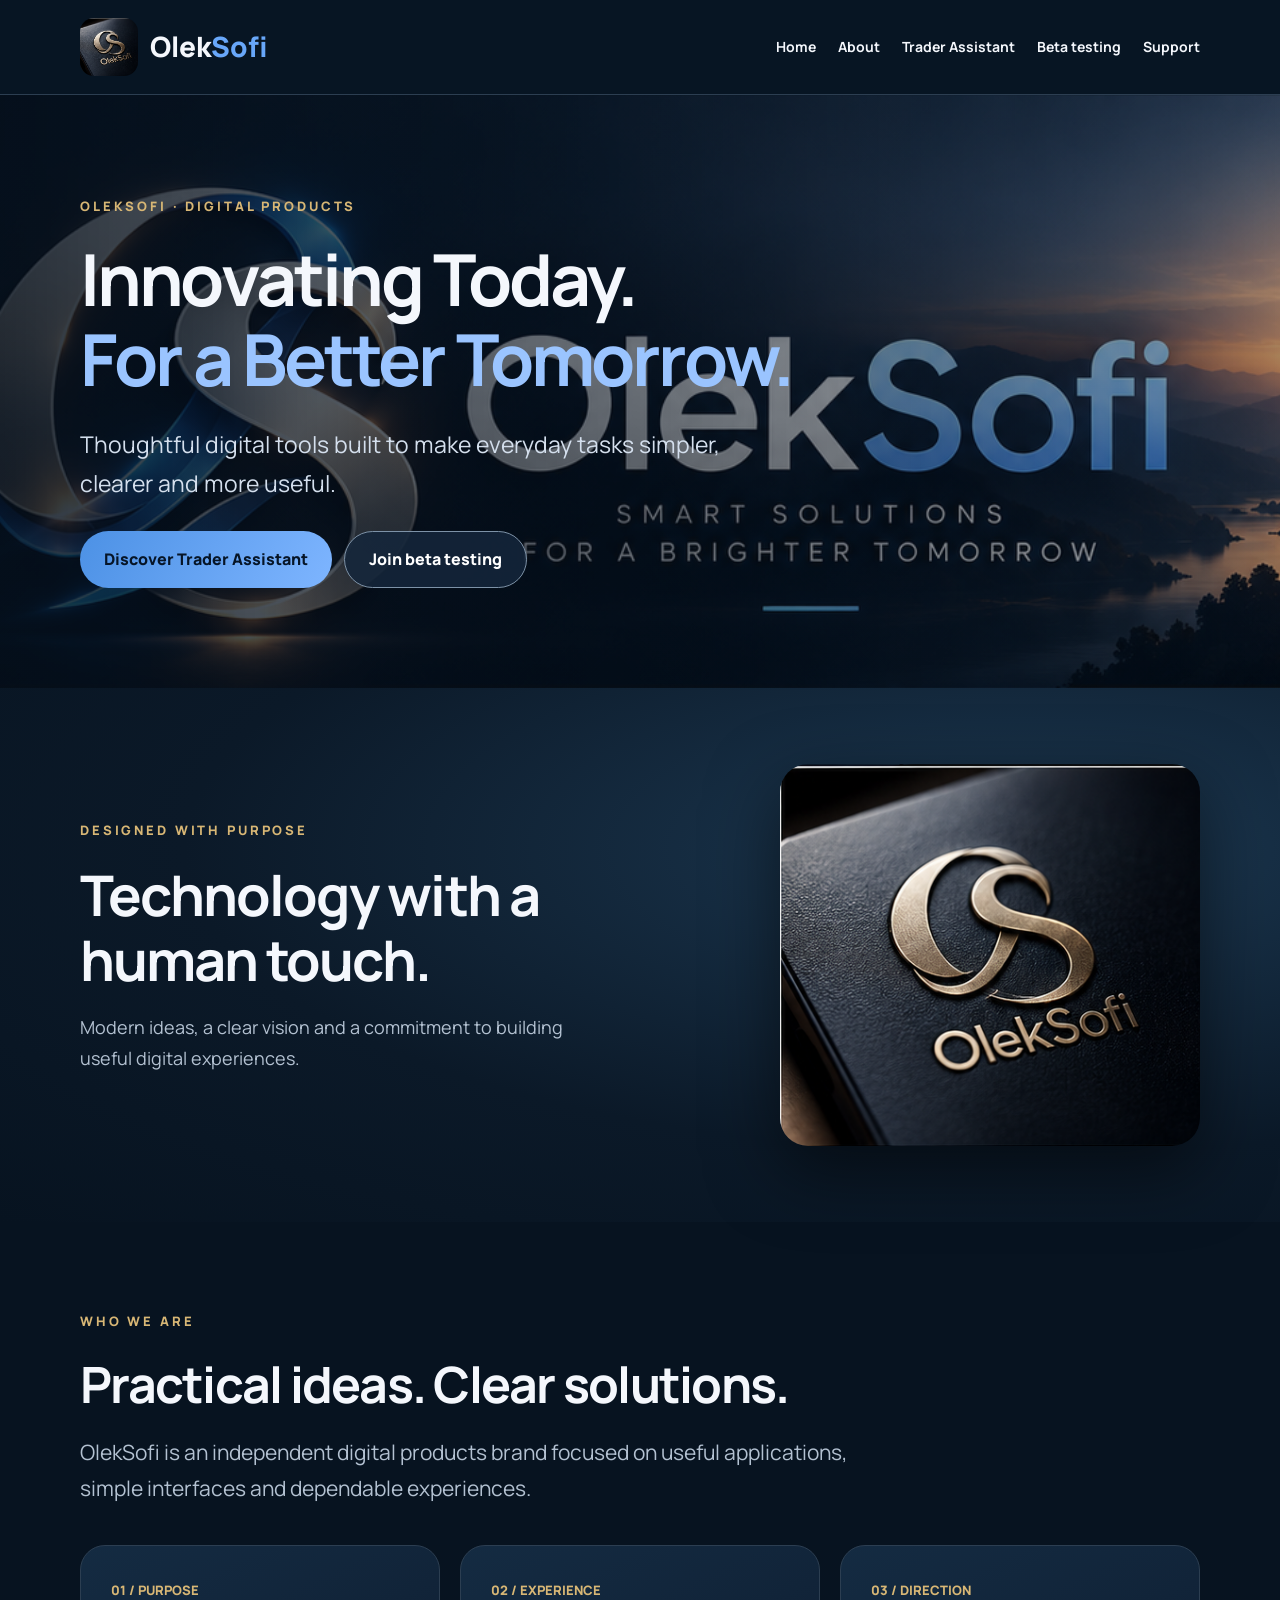
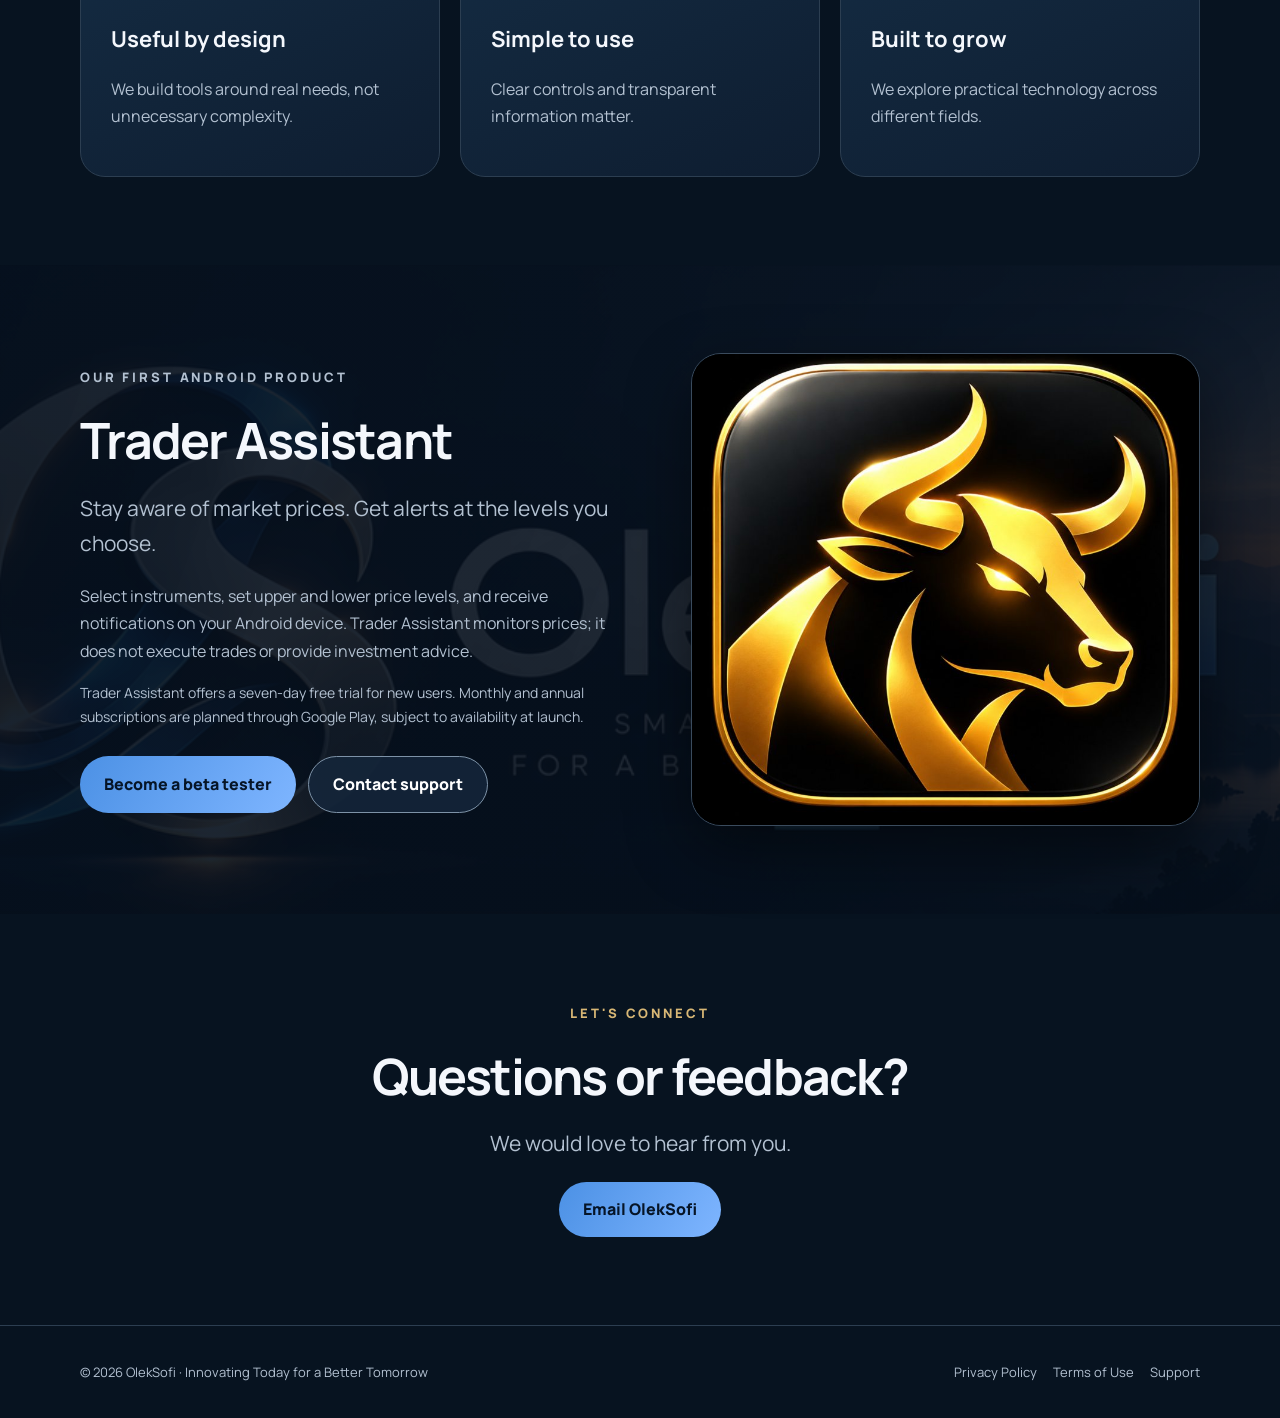
<file: index.html>
<!doctype html>
<html lang="en"><head><meta charset="utf-8"><meta name="viewport" content="width=device-width,initial-scale=1"><meta name="description" content="OlekSofi builds practical digital tools. Discover Trader Assistant, a market price monitoring app for Android."><title>OlekSofi — Digital Tools for Tomorrow</title><link rel="icon" href="assets/OlekSofi_app_icon.png"><link rel="stylesheet" href="assets/style.css?v=20261027-mobile2"></head><body>
<header class="site-header"><div class="container header-inner"><a class="brand" href="index.html"><img src="assets/OlekSofi_gold_OS_dark.png" alt="OlekSofi logo"><span>Olek<span class="accent">Sofi</span></span></a><nav aria-label="Main navigation"><a href="index.html">Home</a><a href="index.html#about">About</a><a href="index.html#product">Trader Assistant</a><a href="beta.html">Beta testing</a><a href="support.html">Support</a></nav></div></header>
<main>
<section class="hero"><div class="container hero-inner"><p class="eyebrow">OLEKSOFI · DIGITAL PRODUCTS</p><h1>Innovating Today.<br><em>For a Better Tomorrow.</em></h1><p class="intro">Thoughtful digital tools built to make everyday tasks simpler, clearer and more useful.</p><div class="actions"><a class="button" href="#product">Discover Trader Assistant</a><a class="button button-ghost" href="beta.html">Join beta testing</a></div></div></section>
<section class="brand-showcase" aria-label="OlekSofi visual identity"><div class="container showcase-grid"><div class="showcase-copy"><p class="eyebrow">DESIGNED WITH PURPOSE</p><h2>Technology with a human touch.</h2><p>Modern ideas, a clear vision and a commitment to building useful digital experiences.</p></div><div class="showcase-art"><img src="assets/OlekSofi_gold_OS_dark.png" alt="OlekSofi gold monogram on a dark background" loading="lazy"></div></div></section><section id="about" class="section"><div class="container"><p class="eyebrow">WHO WE ARE</p><h2>Practical ideas. Clear solutions.</h2><p class="section-lead">OlekSofi is an independent digital products brand focused on useful applications, simple interfaces and dependable experiences.</p><div class="features"><article class="feature"><span class="feature-no">01 / PURPOSE</span><h3>Useful by design</h3><p>We build tools around real needs, not unnecessary complexity.</p></article><article class="feature"><span class="feature-no">02 / EXPERIENCE</span><h3>Simple to use</h3><p>Clear controls and transparent information matter.</p></article><article class="feature"><span class="feature-no">03 / DIRECTION</span><h3>Built to grow</h3><p>We explore practical technology across different fields.</p></article></div></div></section>
<section id="product" class="section product-section"><div class="container product-layout"><div><p class="eyebrow">OUR FIRST ANDROID PRODUCT</p><h2>Trader Assistant</h2><p class="section-lead">Stay aware of market prices. Get alerts at the levels you choose.</p><p>Select instruments, set upper and lower price levels, and receive notifications on your Android device. Trader Assistant monitors prices; it does not execute trades or provide investment advice.</p><p class="muted">Trader Assistant offers a seven-day free trial for new users. Monthly and annual subscriptions are planned through Google Play, subject to availability at launch.</p><div class="actions"><a class="button" href="beta.html">Become a beta tester</a><a class="button button-ghost" href="support.html">Contact support</a></div></div><div class="product-art"><img src="assets/Trader_Assistant_Bull.jpg" alt="Trader Assistant gold bull illustration"></div></div></section>
<section class="section contact-section"><div class="container"><p class="eyebrow">LET'S CONNECT</p><h2>Questions or feedback?</h2><p class="section-lead">We would love to hear from you.</p><a class="button" href="mailto:oleksofi@gmail.com">Email OlekSofi</a></div></section>
</main><footer><div class="container footer-inner"><span>© 2026 OlekSofi · Innovating Today for a Better Tomorrow</span><div><a href="privacy.html">Privacy Policy</a><a href="terms.html">Terms of Use</a><a href="support.html">Support</a></div></div></footer></body></html>
</file>
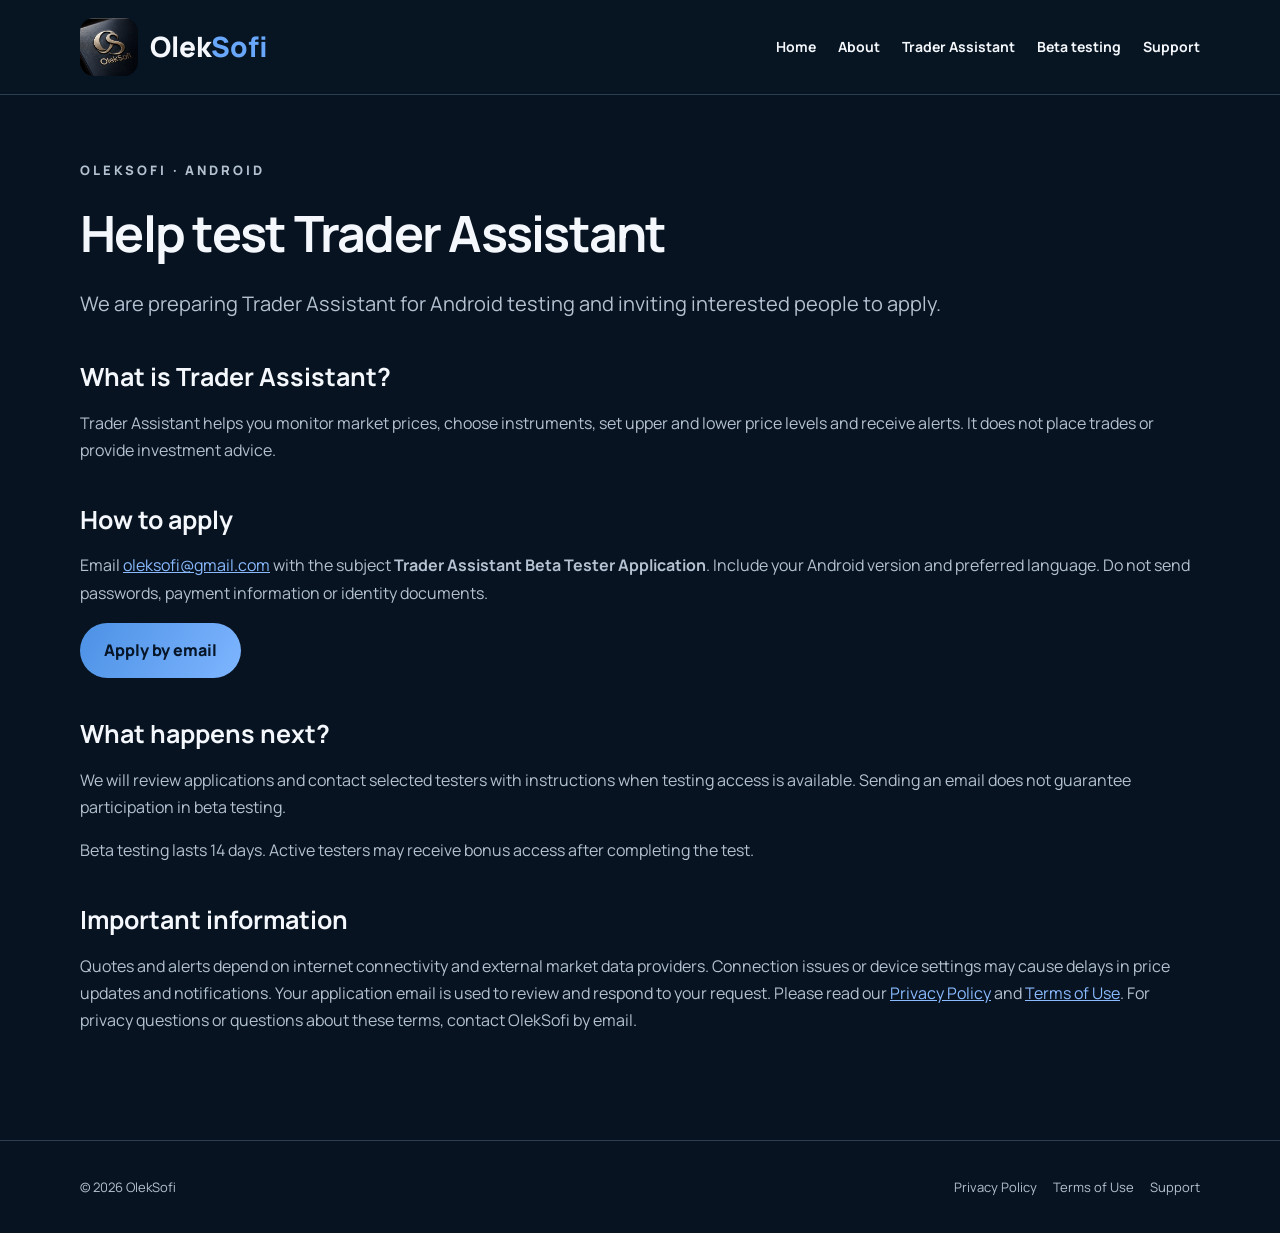
<file: beta.html>
<!doctype html><html lang="en"><head><meta charset="utf-8"><meta name="viewport" content="width=device-width,initial-scale=1"><title>Beta Testing | OlekSofi</title><link rel="icon" href="assets/OlekSofi_app_icon.png"><link rel="stylesheet" href="assets/style.css?v=20261027-mobile2"></head><body><header class="site-header"><div class="container header-inner"><a class="brand" href="index.html"><img src="assets/OlekSofi_gold_OS_dark.png" alt="OlekSofi logo"><span>Olek<span class="accent">Sofi</span></span></a><nav aria-label="Main navigation"><a href="index.html">Home</a><a href="index.html#about">About</a><a href="index.html#product">Trader Assistant</a><a href="beta.html">Beta testing</a><a href="support.html">Support</a></nav></div></header><main class="container document"><p class="eyebrow">OLEKSOFI · ANDROID</p><h1>Help test Trader Assistant</h1><p class="lead">We are preparing Trader Assistant for Android testing and inviting interested people to apply.</p><h2>What is Trader Assistant?</h2><p>Trader Assistant helps you monitor market prices, choose instruments, set upper and lower price levels and receive alerts. It does not place trades or provide investment advice.</p><h2>How to apply</h2><p>Email <a href="mailto:oleksofi@gmail.com">oleksofi@gmail.com</a> with the subject <strong>Trader Assistant Beta Tester Application</strong>. Include your Android version and preferred language. Do not send passwords, payment information or identity documents.</p><p><a class="button" href="mailto:oleksofi@gmail.com?subject=Trader%20Assistant%20Beta%20Tester%20Application&amp;body=Hello%20OlekSofi%2C%0A%0AI%20would%20like%20to%20apply%20for%20Trader%20Assistant%20beta%20testing.%0A%0AAndroid%20version%3A%0APreferred%20language%3A%0A">Apply by email</a></p><h2>What happens next?</h2><p>We will review applications and contact selected testers with instructions when testing access is available. Sending an email does not guarantee participation in beta testing.</p><p>Beta testing lasts 14 days. Active testers may receive bonus access after completing the test.</p><h2>Important information</h2><p>Quotes and alerts depend on internet connectivity and external market data providers. Connection issues or device settings may cause delays in price updates and notifications. Your application email is used to review and respond to your request. Please read our <a href="privacy.html">Privacy Policy</a> and <a href="terms.html">Terms of Use</a>. For privacy questions or questions about these terms, contact OlekSofi by email.</p></main><footer><div class="container footer-inner"><span>© 2026 OlekSofi</span><div><a href="privacy.html">Privacy Policy</a><a href="terms.html">Terms of Use</a><a href="support.html">Support</a></div></div></footer></body></html>
</file>
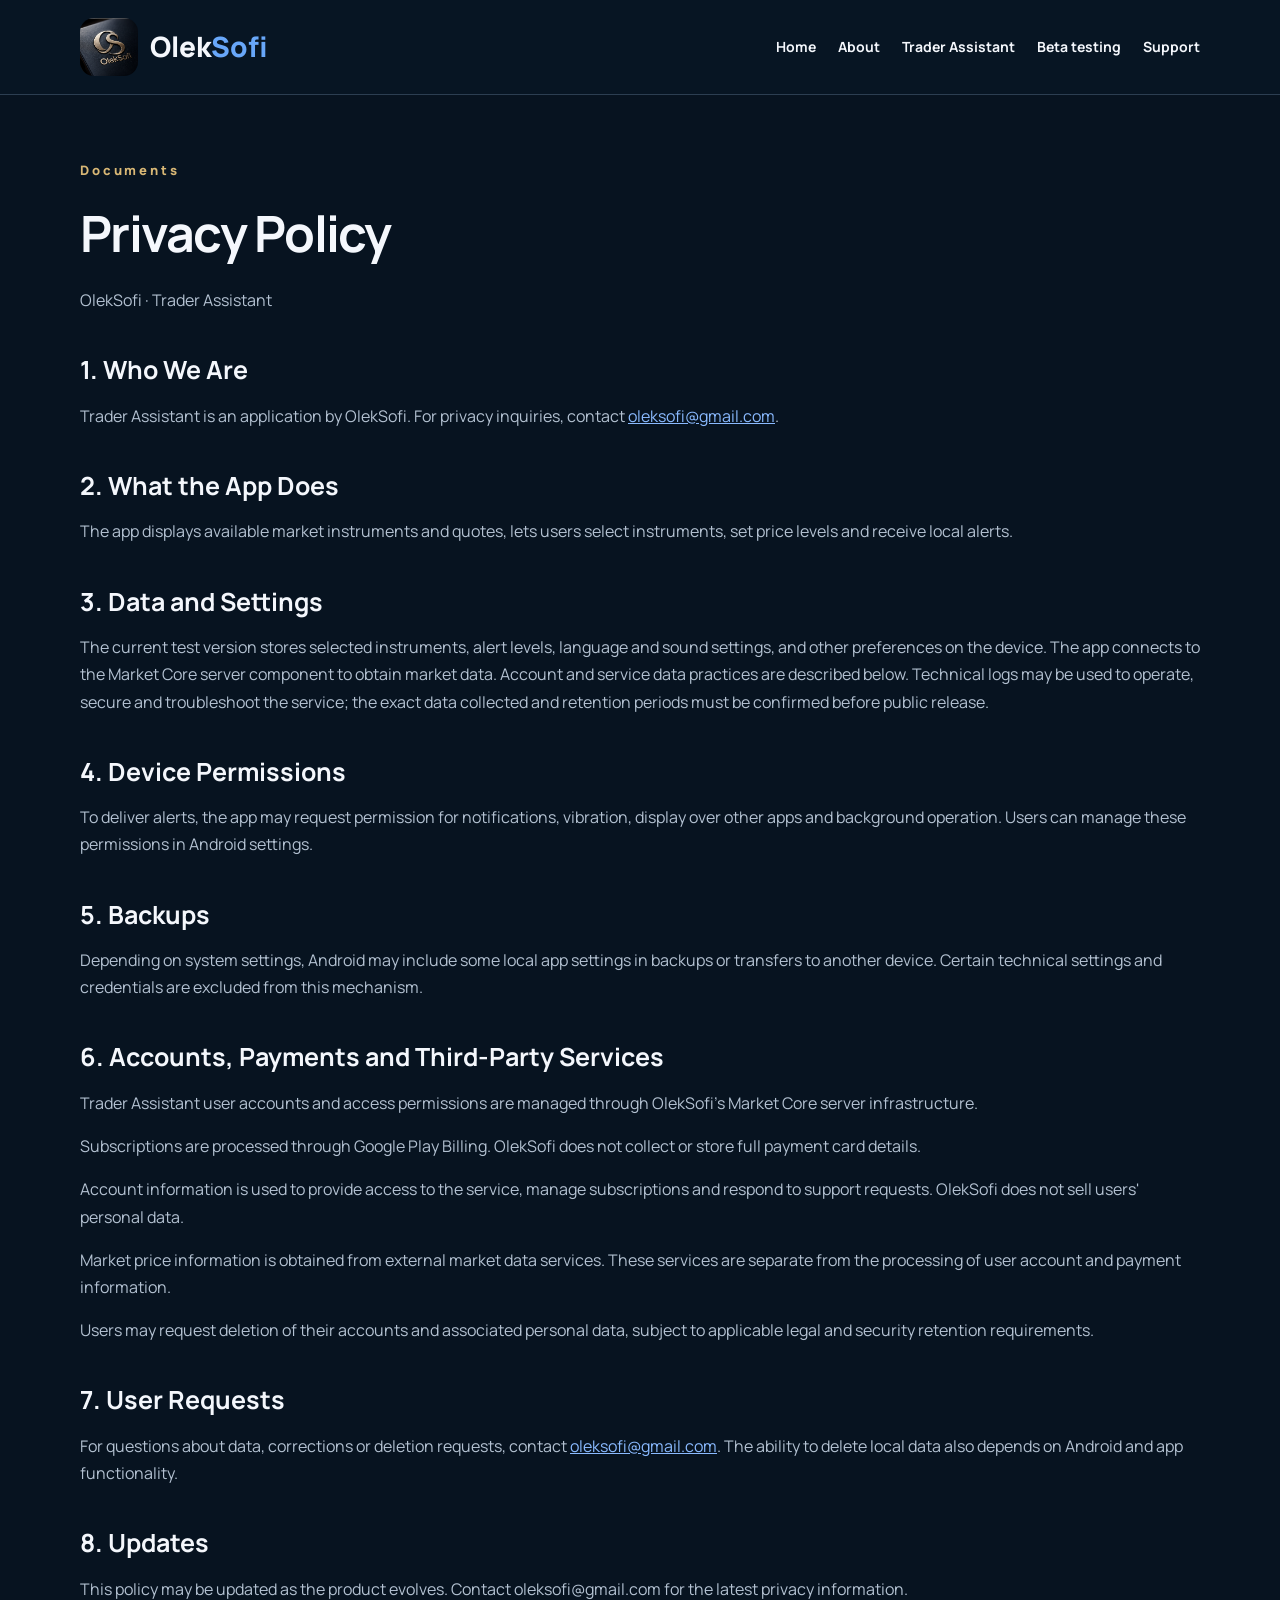
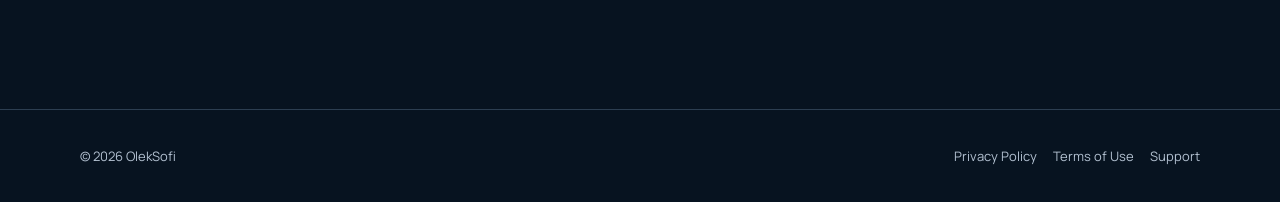
<file: privacy.html>
<!doctype html><html lang="en"><head><meta charset="utf-8"><meta name="viewport" content="width=device-width,initial-scale=1"><meta name="description" content="OlekSofi is an independent digital products brand. Trader Assistant is our first product."><title>Privacy Policy | OlekSofi</title><link rel="icon" href="assets/OlekSofi_app_icon.png"><link rel="stylesheet" href="assets/style.css?v=20261027-mobile2"></head><body><header class="site-header"><div class="container header-inner"><a class="brand" href="index.html"><img src="assets/OlekSofi_gold_OS_dark.png" alt="OlekSofi logo"><span>Olek<span class="accent">Sofi</span></span></a><nav aria-label="Main navigation"><a href="index.html">Home</a><a href="index.html#about">About</a><a href="index.html#product">Trader Assistant</a><a href="beta.html">Beta testing</a><a href="support.html">Support</a></nav></div></header><main class="container document"><div class="eyebrow">Documents</div><h1>Privacy Policy</h1><p>OlekSofi · Trader Assistant</p>
<h2>1. Who We Are</h2><p>Trader Assistant is an application by OlekSofi. For privacy inquiries, contact <a href="mailto:oleksofi@gmail.com">oleksofi@gmail.com</a>.</p>
<h2>2. What the App Does</h2><p>The app displays available market instruments and quotes, lets users select instruments, set price levels and receive local alerts.</p>
<h2>3. Data and Settings</h2><p>The current test version stores selected instruments, alert levels, language and sound settings, and other preferences on the device. The app connects to the Market Core server component to obtain market data. Account and service data practices are described below. Technical logs may be used to operate, secure and troubleshoot the service; the exact data collected and retention periods must be confirmed before public release.</p>
<h2>4. Device Permissions</h2><p>To deliver alerts, the app may request permission for notifications, vibration, display over other apps and background operation. Users can manage these permissions in Android settings.</p>
<h2>5. Backups</h2><p>Depending on system settings, Android may include some local app settings in backups or transfers to another device. Certain technical settings and credentials are excluded from this mechanism.</p>
<h2>6. Accounts, Payments and Third-Party Services</h2><p>Trader Assistant user accounts and access permissions are managed through OlekSofi's Market Core server infrastructure.</p><p>Subscriptions are processed through Google Play Billing. OlekSofi does not collect or store full payment card details.</p><p>Account information is used to provide access to the service, manage subscriptions and respond to support requests. OlekSofi does not sell users' personal data.</p><p>Market price information is obtained from external market data services. These services are separate from the processing of user account and payment information.</p><p>Users may request deletion of their accounts and associated personal data, subject to applicable legal and security retention requirements.</p>
<h2>7. User Requests</h2><p>For questions about data, corrections or deletion requests, contact <a href="mailto:oleksofi@gmail.com">oleksofi@gmail.com</a>. The ability to delete local data also depends on Android and app functionality.</p>
<h2>8. Updates</h2><p>This policy may be updated as the product evolves. Contact oleksofi@gmail.com for the latest privacy information.</p></main><footer><div class="container footer-inner"><span>© 2026 OlekSofi</span><div><a href="privacy.html">Privacy Policy</a><a href="terms.html">Terms of Use</a><a href="support.html">Support</a></div></div></footer></body></html>
</file>
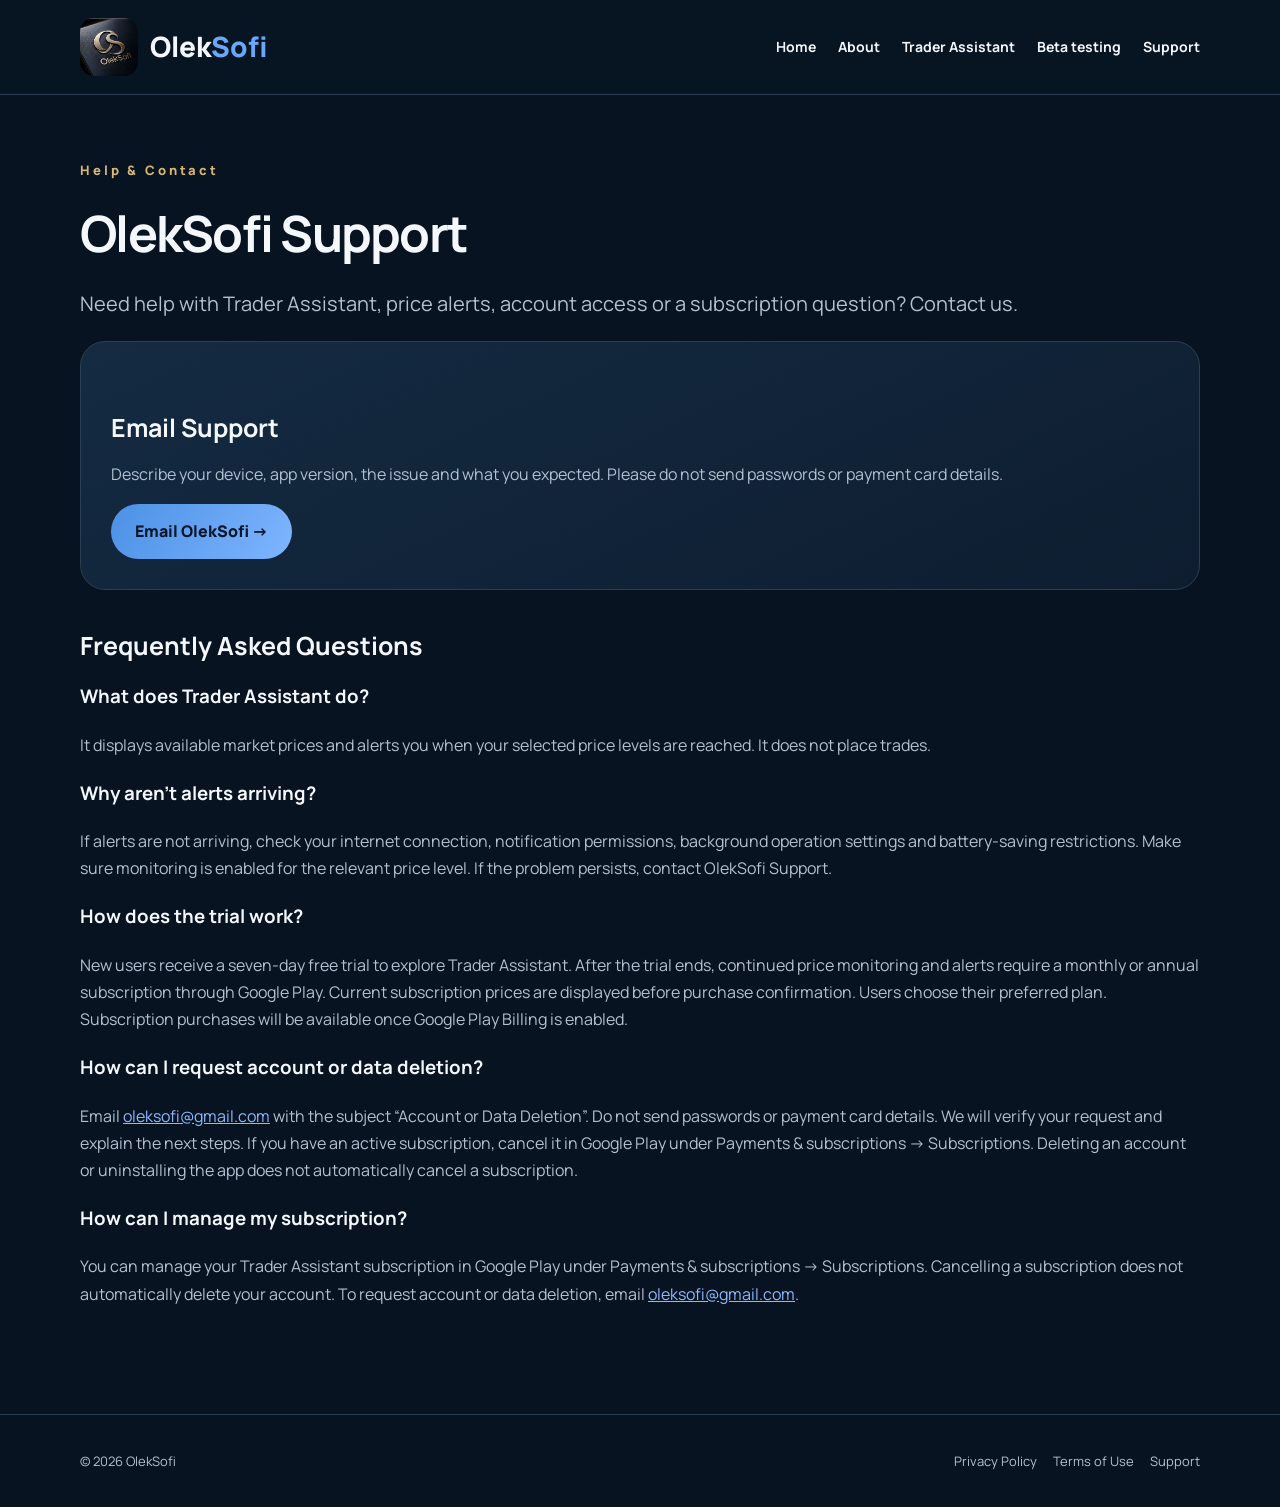
<file: support.html>
<!doctype html><html lang="en"><head><meta charset="utf-8"><meta name="viewport" content="width=device-width,initial-scale=1"><meta name="description" content="Contact OlekSofi for Trader Assistant support."><title>Support | OlekSofi</title><link rel="icon" href="assets/OlekSofi_app_icon.png"><link rel="stylesheet" href="assets/style.css?v=20261027-mobile2"></head><body><header class="site-header"><div class="container header-inner"><a class="brand" href="index.html"><img src="assets/OlekSofi_gold_OS_dark.png" alt="OlekSofi logo"><span>Olek<span class="accent">Sofi</span></span></a><nav aria-label="Main navigation"><a href="index.html">Home</a><a href="index.html#about">About</a><a href="index.html#product">Trader Assistant</a><a href="beta.html">Beta testing</a><a href="support.html">Support</a></nav></div></header><main class="container document"><div class="eyebrow">Help & Contact</div><h1>OlekSofi Support</h1><p class="lead">Need help with Trader Assistant, price alerts, account access or a subscription question? Contact us.</p><div class="feature"><h2>Email Support</h2><p>Describe your device, app version, the issue and what you expected. Please do not send passwords or payment card details.</p><a class="button" href="mailto:oleksofi@gmail.com?subject=Trader%20Assistant%20Support">Email OlekSofi →</a></div><h2>Frequently Asked Questions</h2><h3>What does Trader Assistant do?</h3><p>It displays available market prices and alerts you when your selected price levels are reached. It does not place trades.</p><h3>Why aren't alerts arriving?</h3><p>If alerts are not arriving, check your internet connection, notification permissions, background operation settings and battery-saving restrictions. Make sure monitoring is enabled for the relevant price level. If the problem persists, contact OlekSofi Support.</p><h3>How does the trial work?</h3><p>New users receive a seven-day free trial to explore Trader Assistant. After the trial ends, continued price monitoring and alerts require a monthly or annual subscription through Google Play. Current subscription prices are displayed before purchase confirmation. Users choose their preferred plan. Subscription purchases will be available once Google Play Billing is enabled.</p><h3>How can I request account or data deletion?</h3><p>Email <a href="mailto:oleksofi@gmail.com?subject=Account%20or%20Data%20Deletion">oleksofi@gmail.com</a> with the subject “Account or Data Deletion”. Do not send passwords or payment card details. We will verify your request and explain the next steps. If you have an active subscription, cancel it in Google Play under Payments & subscriptions → Subscriptions. Deleting an account or uninstalling the app does not automatically cancel a subscription.</p><h3>How can I manage my subscription?</h3><p>You can manage your Trader Assistant subscription in Google Play under Payments & subscriptions → Subscriptions. Cancelling a subscription does not automatically delete your account. To request account or data deletion, email <a href="mailto:oleksofi@gmail.com?subject=Account%20or%20Data%20Deletion">oleksofi@gmail.com</a>.</p></main><footer><div class="container footer-inner"><span>© 2026 OlekSofi</span><div><a href="privacy.html">Privacy Policy</a><a href="terms.html">Terms of Use</a><a href="support.html">Support</a></div></div></footer></body></html>
</file>
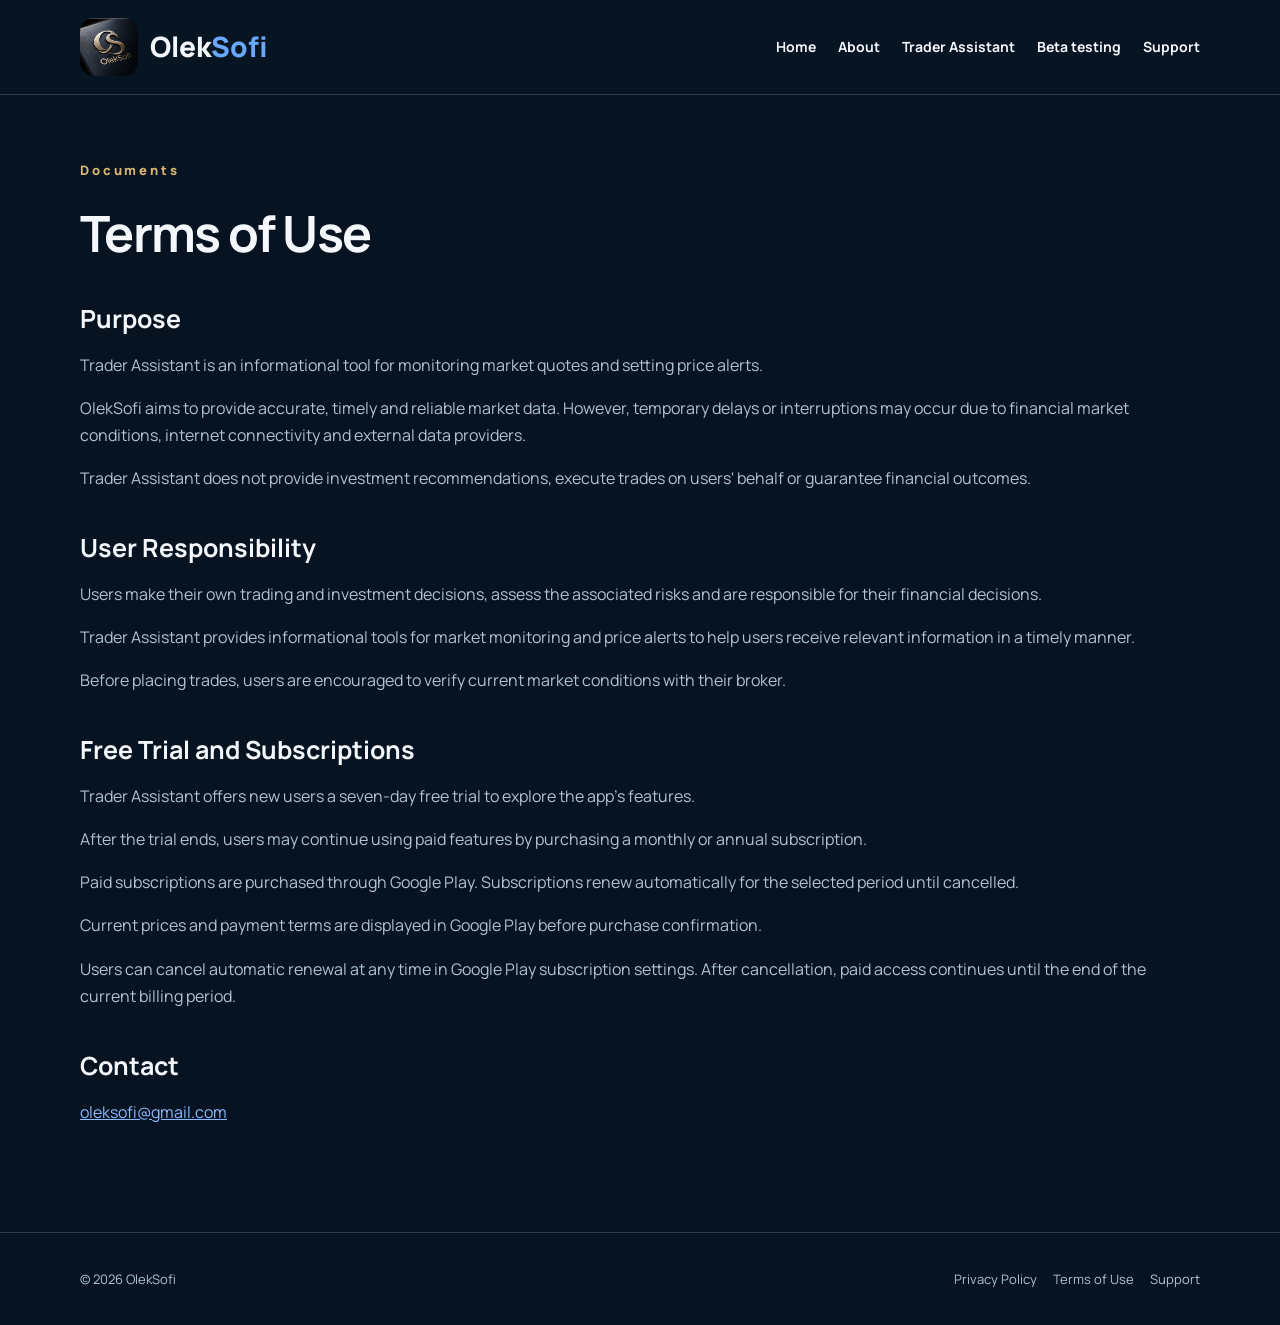
<file: terms.html>
<!doctype html><html lang="en"><head><meta charset="utf-8"><meta name="viewport" content="width=device-width,initial-scale=1"><meta name="description" content="OlekSofi is an independent digital products brand. Trader Assistant is our first product."><title>Terms of Use | OlekSofi</title><link rel="icon" href="assets/OlekSofi_app_icon.png"><link rel="stylesheet" href="assets/style.css?v=20261027-mobile2"></head><body><header class="site-header"><div class="container header-inner"><a class="brand" href="index.html"><img src="assets/OlekSofi_gold_OS_dark.png" alt="OlekSofi logo"><span>Olek<span class="accent">Sofi</span></span></a><nav aria-label="Main navigation"><a href="index.html">Home</a><a href="index.html#about">About</a><a href="index.html#product">Trader Assistant</a><a href="beta.html">Beta testing</a><a href="support.html">Support</a></nav></div></header><main class="container document"><div class="eyebrow">Documents</div><h1>Terms of Use</h1><h2>Purpose</h2><p>Trader Assistant is an informational tool for monitoring market quotes and setting price alerts.</p><p>OlekSofi aims to provide accurate, timely and reliable market data. However, temporary delays or interruptions may occur due to financial market conditions, internet connectivity and external data providers.</p><p>Trader Assistant does not provide investment recommendations, execute trades on users' behalf or guarantee financial outcomes.</p><h2>User Responsibility</h2><p>Users make their own trading and investment decisions, assess the associated risks and are responsible for their financial decisions.</p><p>Trader Assistant provides informational tools for market monitoring and price alerts to help users receive relevant information in a timely manner.</p><p>Before placing trades, users are encouraged to verify current market conditions with their broker.</p><h2>Free Trial and Subscriptions</h2><p>Trader Assistant offers new users a seven-day free trial to explore the app's features.</p><p>After the trial ends, users may continue using paid features by purchasing a monthly or annual subscription.</p><p>Paid subscriptions are purchased through Google Play. Subscriptions renew automatically for the selected period until cancelled.</p><p>Current prices and payment terms are displayed in Google Play before purchase confirmation.</p><p>Users can cancel automatic renewal at any time in Google Play subscription settings. After cancellation, paid access continues until the end of the current billing period.</p><h2>Contact</h2><p><a href="mailto:oleksofi@gmail.com">oleksofi@gmail.com</a></p></main><footer><div class="container footer-inner"><span>© 2026 OlekSofi</span><div><a href="privacy.html">Privacy Policy</a><a href="terms.html">Terms of Use</a><a href="support.html">Support</a></div></div></footer></body></html>
</file>
<file: assets/style.css>
@import url('https://fonts.googleapis.com/css2?family=Manrope:wght@400;500;600;700;800&display=swap');
:root{color-scheme:dark;--bg:#071320;--panel:#102235;--line:#2c3e51;--text:#f4f7fc;--muted:#b3c1d1;--gold:#d8b775;--blue:#68a7f9}*{box-sizing:border-box}html{scroll-behavior:smooth}body{margin:0;background:var(--bg);color:var(--text);font-family:Manrope,Arial,sans-serif;line-height:1.7}a{color:inherit}img{max-width:100%;display:block}.container{width:min(1120px,calc(100% - 44px));margin:auto}.site-header{background:#071523;border-bottom:1px solid var(--line)}.header-inner{display:flex;align-items:center;justify-content:space-between;gap:24px;padding:18px 0}.brand{display:flex;align-items:center;gap:12px;text-decoration:none;font-weight:800;font-size:28px;white-space:nowrap}.brand img{width:58px;height:58px;object-fit:cover;border-radius:14px}.accent{color:var(--blue)}nav{display:flex;align-items:center;gap:22px;flex-wrap:wrap}nav a{text-decoration:none;font-size:14px;font-weight:700}nav a:hover,footer a:hover{color:var(--blue)}.hero{background:linear-gradient(90deg,rgba(5,15,27,.94),rgba(5,15,27,.58)),url('OlekSofi_hero_banner.png') center/cover;min-height:570px;display:flex;align-items:center}.hero-inner{padding:100px 0}.eyebrow{font-size:13px;font-weight:800;letter-spacing:.22em;color:var(--gold);margin:0 0 22px}.hero h1{font-size:clamp(40px,5.6vw,76px);line-height:1.12;letter-spacing:-.04em;max-width:850px;margin:0 0 25px}.hero h1 em{font-style:normal;color:#9ac4ff}.intro{font-size:clamp(17px,2vw,23px);max-width:650px;color:#d4dfed}.actions{display:flex;flex-wrap:wrap;gap:12px;margin-top:28px}.button{display:inline-flex;align-items:center;justify-content:center;padding:14px 24px;background:linear-gradient(120deg,#4c91e5,#7eb5ff);border-radius:40px;color:#061527;text-decoration:none;font-weight:800;text-align:center}.button-ghost{background:#14263bd9;border:1px solid #7d92a7;color:#fff}.section{padding:88px 0}.section h2,.document h1{font-size:clamp(32px,4vw,50px);line-height:1.2;letter-spacing:-.035em;margin:0 0 20px}.section-lead{font-size:clamp(17px,2vw,21px);color:var(--muted);max-width:780px}.features{display:grid;grid-template-columns:repeat(3,1fr);gap:20px;margin-top:38px}.feature{background:linear-gradient(155deg,#142b42,#0e1d30);border:1px solid var(--line);border-radius:25px;padding:30px}.feature-no{color:var(--gold);font-size:13px;font-weight:800}.feature h3{font-size:22px;line-height:1.3}.feature p,.product-layout p,.document p,.document li{color:var(--muted)}.product-section{background:linear-gradient(110deg,rgba(6,16,29,.93),rgba(6,16,29,.86)),url('OlekSofi_hero_banner.png') center/cover}.product-layout{display:grid;grid-template-columns:1.05fr .95fr;align-items:center;gap:48px}.product-art img{border-radius:30px;border:1px solid #3a4b5d;box-shadow:0 22px 65px #0007}.muted{font-size:14px}.contact-section{text-align:center}.contact-section .section-lead{margin:0 auto}.contact-section .button{margin-top:20px}.document{padding:64px 0 90px;max-width:850px}.document h1{margin-bottom:24px}.document h2{margin:40px 0 14px;font-size:25px;line-height:1.3}.document .lead{font-size:20px}.notice{border-left:4px solid var(--gold);padding:18px 22px;background:#263548;border-radius:10px;color:#d6dfeb}.document a:not(.button){color:#8abaff}footer{border-top:1px solid var(--line);padding:35px 0;color:var(--muted);font-size:13px}.footer-inner{display:flex;justify-content:space-between;gap:18px;flex-wrap:wrap}.footer-inner div{display:flex;gap:16px;flex-wrap:wrap}footer a{text-decoration:none}@media(max-width:760px){.container{width:calc(100% - 32px)}.header-inner{align-items:flex-start;flex-direction:column;gap:12px;padding:12px 0}.brand{font-size:23px}.brand img{width:43px;height:43px}nav{width:100%;flex-wrap:nowrap;overflow-x:auto;gap:8px;padding-bottom:9px}nav a{white-space:nowrap;font-size:13px;border:1px solid var(--line);padding:6px 12px;border-radius:18px}.hero{min-height:470px;background-position:60% center}.hero-inner{padding:75px 0}.section{padding:58px 0}.features,.product-layout{grid-template-columns:1fr}.feature{padding:25px}.product-layout{gap:26px}.document{padding:45px 0 70px}.document h2{font-size:23px}}
/* OlekSofi brand imagery */
.brand-showcase{padding:76px 0;background:radial-gradient(ellipse at 80% 30%,#1c3851 0%,#0b1928 58%,#071320 100%)}.showcase-grid{display:grid;grid-template-columns:1.2fr .8fr;align-items:center;gap:48px}.showcase-copy h2,.visual-banner h2{font-size:clamp(32px,4.5vw,56px);line-height:1.15;letter-spacing:-.035em;margin:0 0 20px}.showcase-copy p:not(.eyebrow){color:var(--muted);font-size:18px;max-width:520px}.showcase-art{max-width:420px;justify-self:end}.showcase-art img{width:100%;border-radius:28px;box-shadow:0 24px 70px #0008}.visual-banner{min-height:360px;display:flex;align-items:center;background:linear-gradient(90deg,rgba(5,15,27,.90),rgba(5,15,27,.25)),url('OlekSofi_hero_banner.png') center 45%/cover;border-block:1px solid var(--line)}.visual-banner h2{max-width:650px;text-shadow:0 3px 20px #0009}@media(max-width:760px){.brand-showcase{padding:52px 0}.showcase-grid{grid-template-columns:1fr;gap:26px}.showcase-art{justify-self:center;max-width:310px}.visual-banner{min-height:290px;background-position:65% center}}

/* First-screen banner: visible image instead of a heavily darkened background */
.hero{position:relative;isolation:isolate;overflow:hidden;background:#071320;min-height:570px}.hero-banner-image{position:absolute;inset:0;width:100%;height:100%;object-fit:cover;object-position:center;z-index:-2}.hero:before{content:"";position:absolute;inset:0;background:linear-gradient(90deg,rgba(5,15,27,.84) 0%,rgba(5,15,27,.52) 48%,rgba(5,15,27,.12) 100%);z-index:-1}.hero-inner{position:relative}@media(max-width:760px){.hero{min-height:510px}.hero-banner-image{object-position:62% center}.hero:before{background:linear-gradient(90deg,rgba(5,15,27,.76),rgba(5,15,27,.42))}}

/* Mobile layout hardening: prevent desktop-width canvas on narrow devices */
html,body{width:100%;max-width:100%;overflow-x:hidden}body{min-width:0}.container{max-width:100%;min-width:0}.hero,.brand-showcase,.section,.product-section,.site-header,footer{max-width:100%;min-width:0}.hero-inner,.showcase-grid,.product-layout,.showcase-copy,.product-layout>div{min-width:0}.hero h1,.hero p,.section h2,.showcase-copy h2{overflow-wrap:break-word}.hero{background-image:linear-gradient(90deg,rgba(5,15,27,.83),rgba(5,15,27,.35)),url('OlekSofi_hero_banner.png');background-position:center;background-size:cover}.hero:before{display:none}
@media(max-width:760px){html,body{width:100%;overflow-x:clip}.container{width:calc(100% - 32px);max-width:100%}.hero{display:block;min-height:0;background-position:60% center}.hero-inner{padding:66px 0 76px}.hero h1{font-size:clamp(34px,9vw,48px);max-width:100%;line-height:1.14}.intro{font-size:17px;max-width:100%}.header-inner{display:flex;flex-direction:column;align-items:stretch}.brand{align-self:flex-start}nav{display:flex;flex-wrap:nowrap;overflow-x:auto;max-width:100%;white-space:nowrap}.showcase-grid,.product-layout,.features{display:grid;grid-template-columns:minmax(0,1fr)}.showcase-art{width:100%;max-width:310px;justify-self:center}.product-art,.product-art img{width:100%;max-width:100%;height:auto}.actions{max-width:100%}.actions .button{max-width:100%;white-space:normal}.section{padding:58px 0}.eyebrow{letter-spacing:.12em}}
</file>
